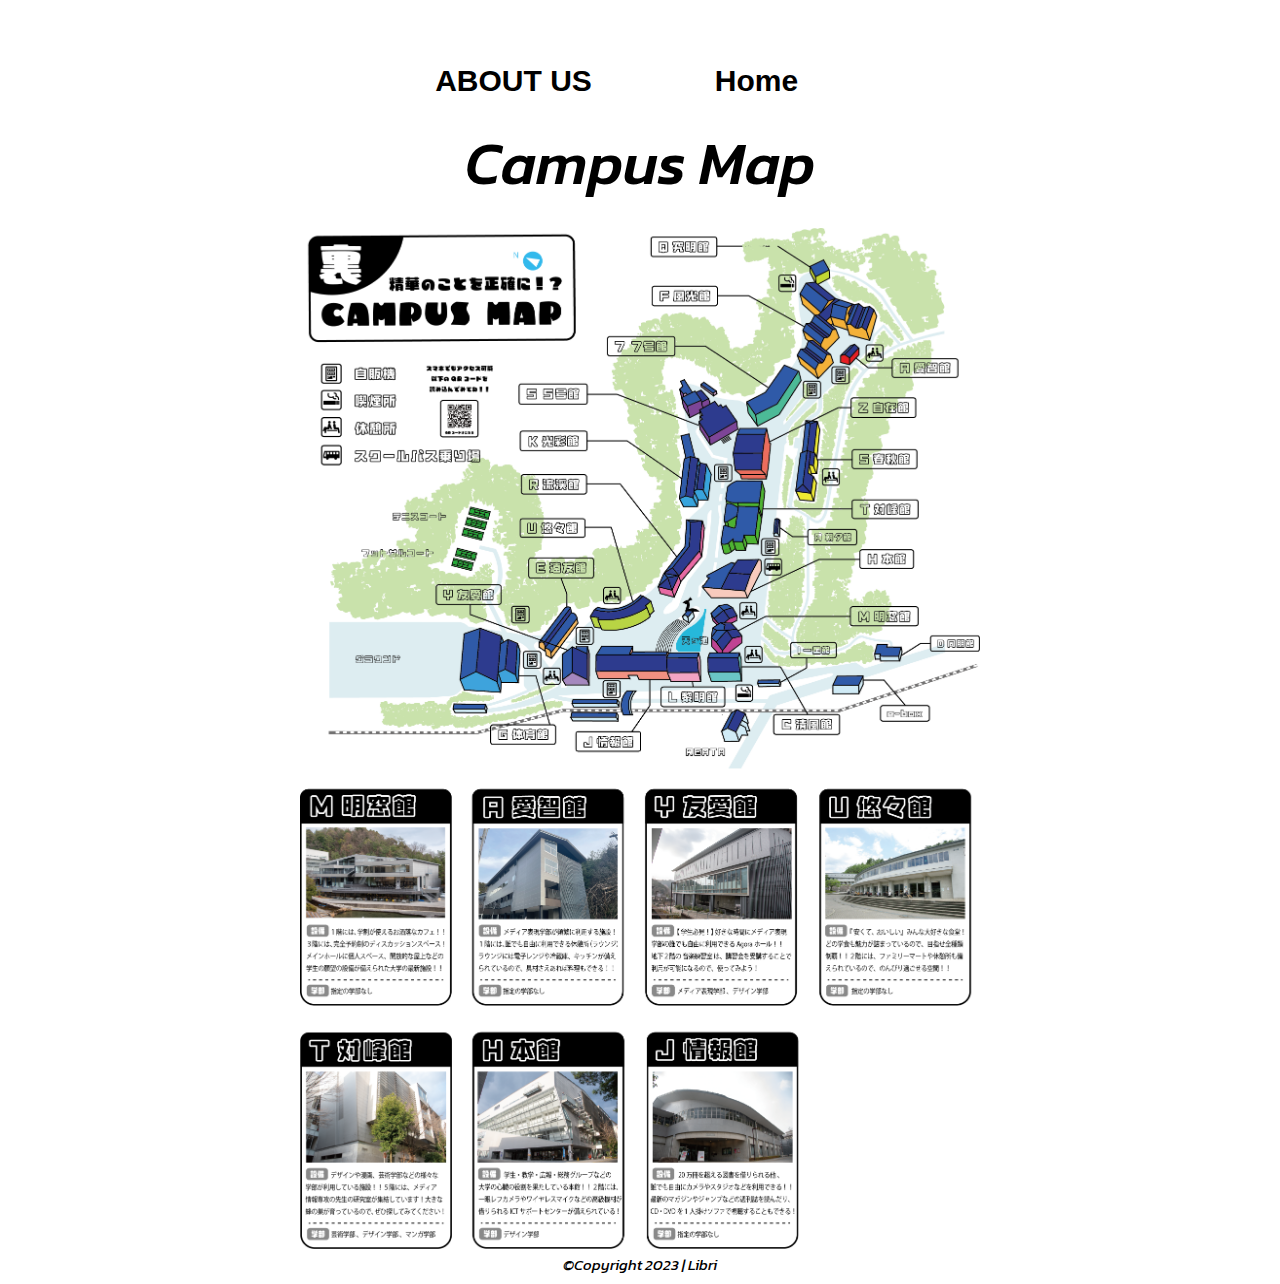
<file: map.html>
<!DOCTYPE html>
<html lang="ja">
<head>
	<meta charset="UTF-8">
	<link rel="apple-touch-icon-precomposed" sizes="152x152" href="./fabicon/152.png">
	<link rel="shortcut icon" href="./fabicon/icon.ico" type="image/vnd.microsoft.icon">
	<link rel="icon" href="./fabicon/icon.ico" type="image/vnd.microsoft.icon">
	<link rel="preconnect" href="https://fonts.googleapis.com">
	<link rel="preconnect" href="https://fonts.gstatic.com" crossorigin>
	<link href="https://fonts.googleapis.com/css2?family=Kanit:ital,wght@1,500&display=swap" rel="stylesheet">
	<link rel="stylesheet" href="./css/common.css?5">
	<meta name="viewport" content="minimum-scale=0.4">
	<title>Libri　京都精華大学広告研究会</title>
</head>
<body>
	<div class="container">
	<ul class="menu">
		<li><a href="./page2.html">ABOUT US</a></li>
		<li><a href="./index.html">Home</a></li>
	</ul>
	<strong class="maptitle">Campus Map</strong>
	<img src="./img/ura.png" alt="2023map" width="679.5px" height="1021.3px">
	<br>
	<small>©Copyright 2023 | Libri</title></small>
	</div>
</body>
</html>
</file>
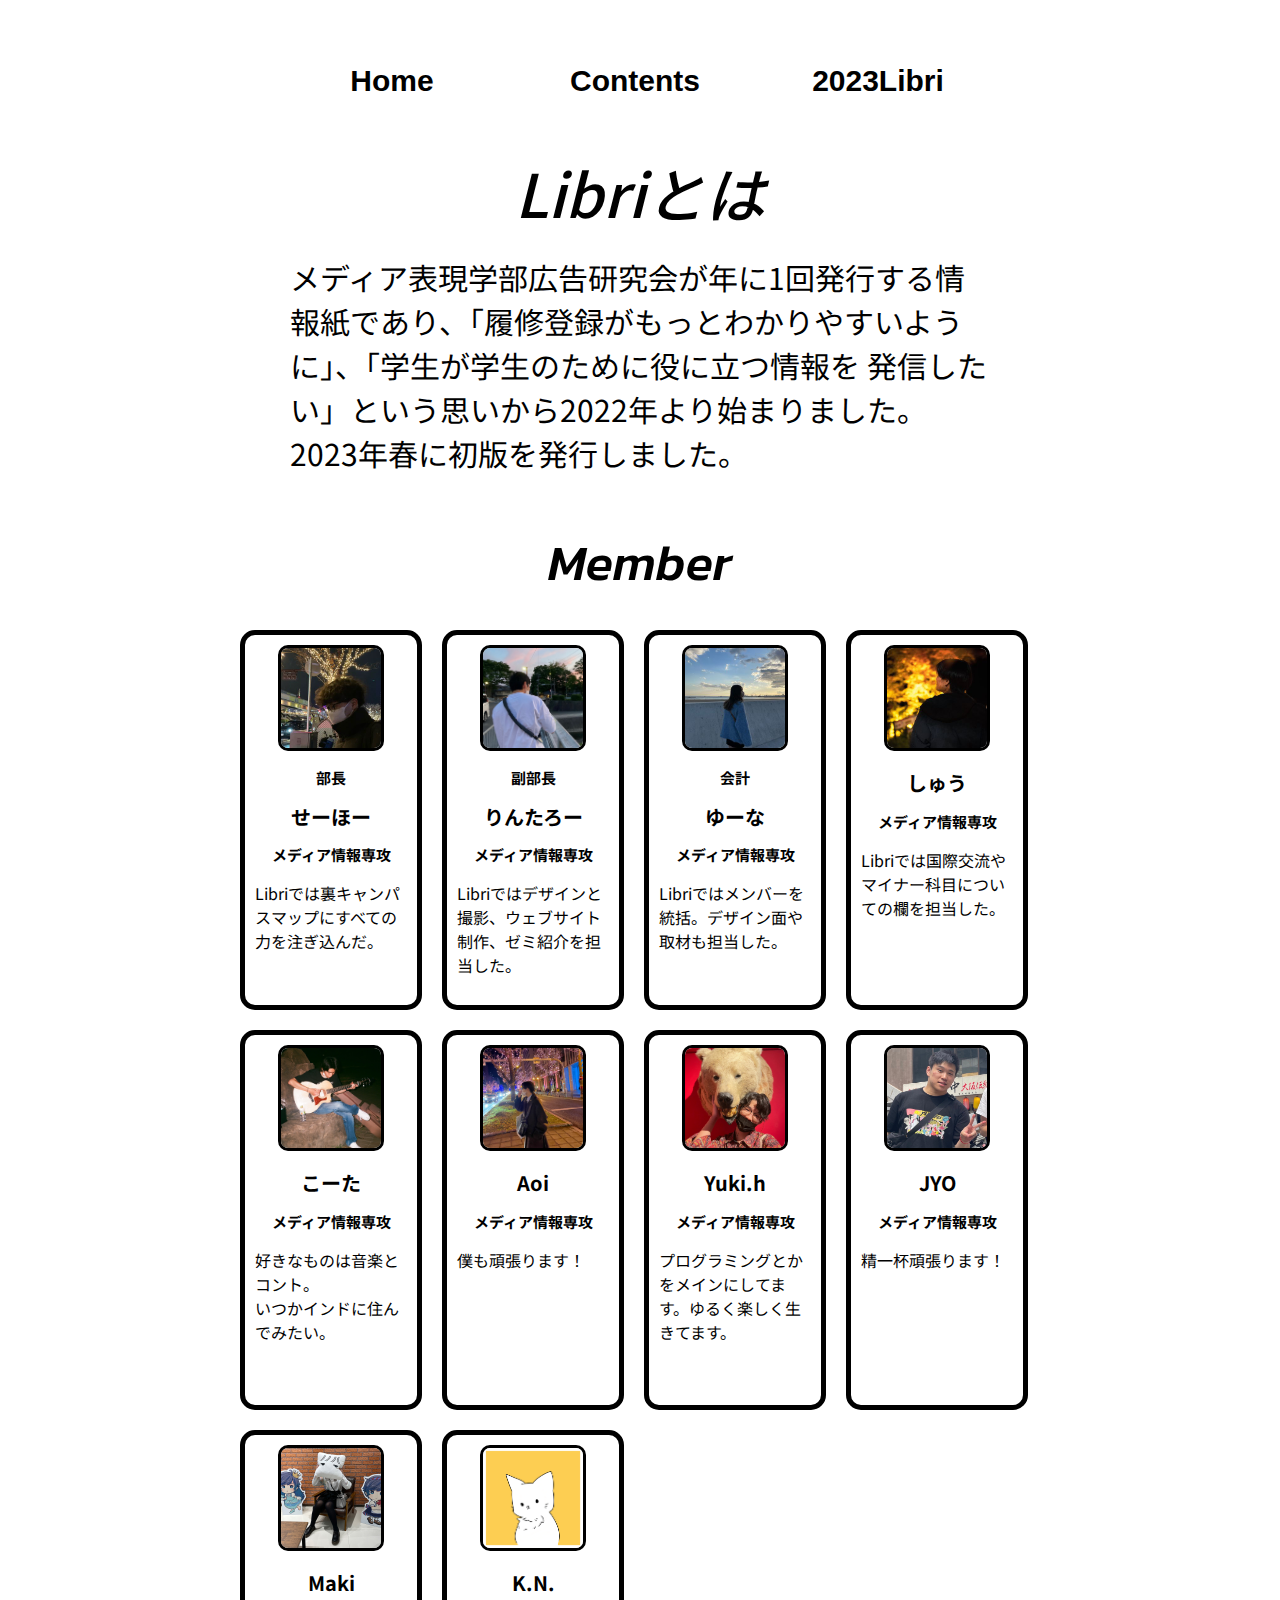
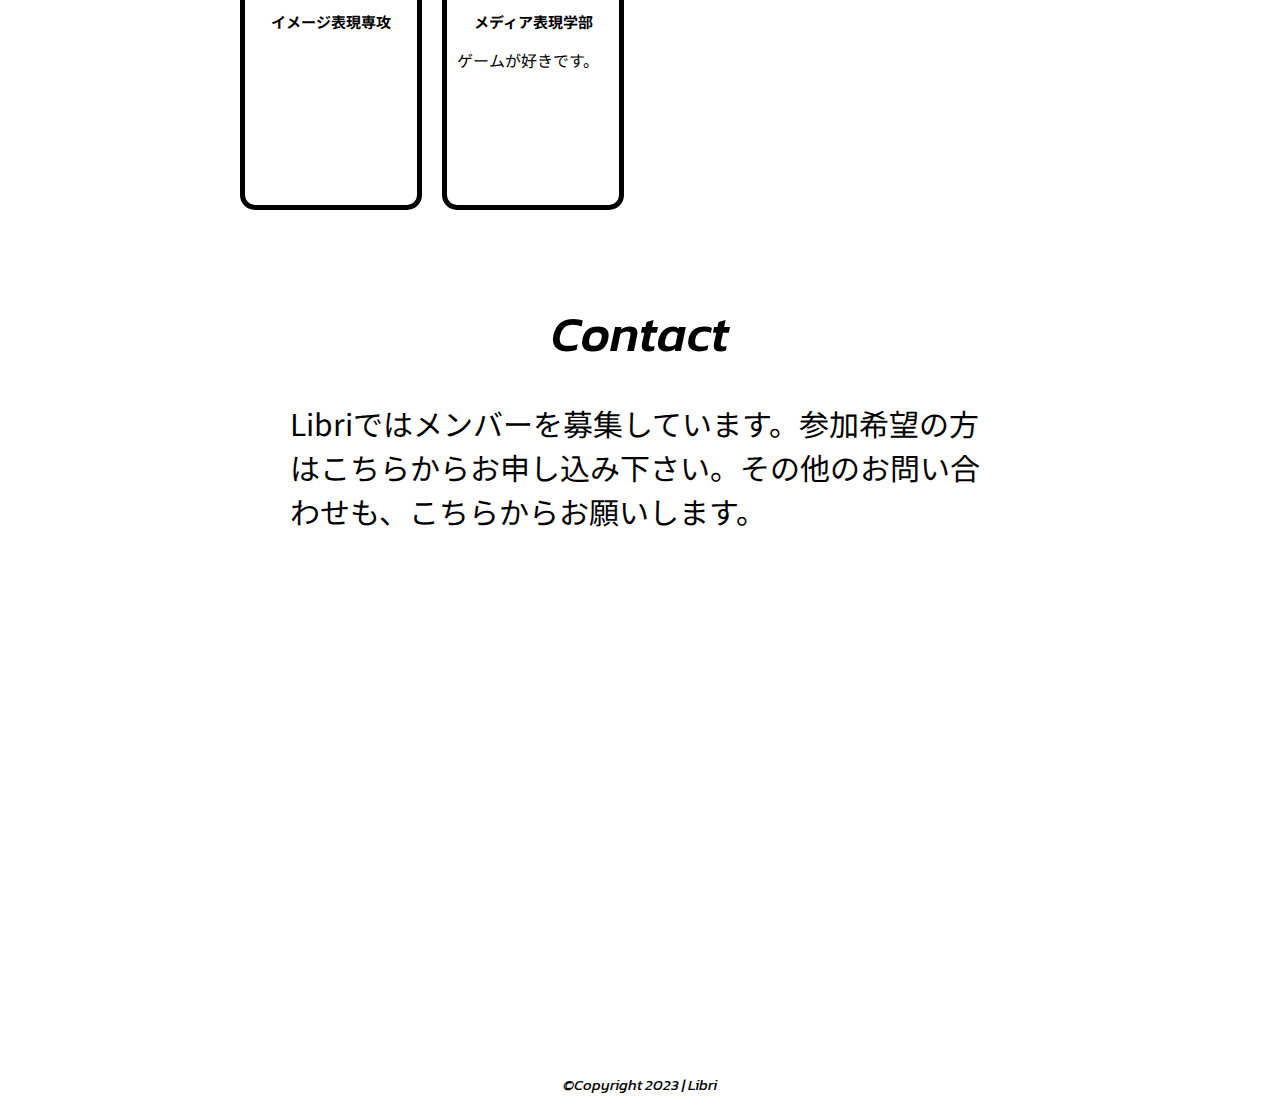
<file: page2.html>
<!DOCTYPE html>
<html lang="ja">

<head>
	<meta charset="UTF-8">
	<!-- <meta name=”viewport” content=”width=device-width,initial-scale=1″,″minimum-scale=0.5″,user-scalable=no> -->
	<meta name="viewport" content="width=device-width, initial-scale=0.485">
	<meta http-equiv="X-UA-Compatible" content="IE=edge">
	<link rel="apple-touch-icon-precomposed" sizes="152x152" href="./fabicon/152.png">
	<link rel="shortcut icon" href="./fabicon/icon.ico" type="image/vnd.microsoft.icon">
	<link rel="icon" href="./fabicon/icon.ico" type="image/vnd.microsoft.icon">
	<link rel="preconnect" href="https://fonts.googleapis.com">
	<link rel="preconnect" href="https://fonts.gstatic.com" crossorigin>
	<link rel="preconnect" href="https://fonts.googleapis.com">
	<link rel="preconnect" href="https://fonts.gstatic.com" crossorigin>
	<link href="https://fonts.googleapis.com/css2?family=Kanit:ital,wght@1,500&family=Noto+Sans+JP:wght@500&display=swap"
		rel="stylesheet">
	<link href="https://fonts.googleapis.com/css2?family=Kanit:ital,wght@1,500&display=swap" rel="stylesheet">
	<link rel="stylesheet" href="./css/common.css?5">
	<meta name="keywords" content="Libri,京都精華大学,京都精華大学広告研究会">
	<meta name="description" content="京都精華大学広告研究会Libriの紹介ページです">
	<title>京都精華大学広告研究会 Libri</title>
</head>

<body>
	<div class="container">
		<ul class="menu">
			<li><a href="./index.html">Home</a></li>
			<li><a href="./contents.html">Contents</a></li>
			<li><a href="https://libriwebsite.github.io/" target="_blank" rel="noopener noreferrer">2023Libri</a></li>
		</ul>
		<strong class="span">Libriとは</strong>
		<span>メディア表現学部広告研究会が年に1回発行する情報紙であり、「履修登録がもっとわかりやすいように」、「学生が学生のために役に立つ情報を
			発信したい」という思いから2022年より始まりました。<br>2023年春に初版を発行しました。
		</span>
		<span class="mem">Member</span>
		<div class="parent">
			<div class="child">
				<img src="./img/seihomurakami.jpg" alt="" width="100px" height="100px">
				<h2 class="gakubu">部長</h2>
				<h1>せーほー</h1>
				<h2 class="gakubu">メディア情報専攻</h2>
				<p>Libriでは裏キャンパスマップにすべての力を注ぎ込んだ。</p>
			</div>
			<div class="child">
				<img src="./img/rintarofujita.jpg" alt="" width="100px" height="100px">
				<h2 class="gakubu">副部長</h2>
				<h1>りんたろー</h1>
				<h2 class="gakubu">メディア情報専攻</h2>
				<p>Libriではデザインと撮影、ウェブサイト制作、ゼミ紹介を担当した。</p>
			</div>
			<div class="child">
				<img src="./img/yunauehigashi.jpg" alt="" width="100px" height="100px">
				<h2 class="gakubu">会計</h2>
				<h1>ゆーな</h1>
				<h2 class="gakubu">メディア情報専攻</h2>
				<p>Libriではメンバーを統括。デザイン面や取材も担当した。</p>
			</div>
			<div class="child">
				<img src="./img/shuuchida.jpg" alt="" width="100px" height="100px">
				<h1>しゅう</h1>
				<h2 class="gakubu">メディア情報専攻</h2>
				<p>Libriでは国際交流やマイナー科目についての欄を担当した。</p>
			</div>
			<div class="child">
				<img src="./img/kotayoshioka.jpg" alt="" width="100px" height="100px">
				<h1>こーた</h1>
				<h2 class="gakubu">メディア情報専攻</h2>
				<p>好きなものは音楽とコント。<br>いつかインドに住んでみたい。</p>
			</div>
			<div class="child">
				<img src="./img/kawasakiaoi.jpg" alt="" width="100px" height="100px">
				<h1>Aoi</h1>
				<h2 class="gakubu">メディア情報専攻</h2>
				<p>僕も頑張ります！</p>
			</div>
			<div class="child">
				<img src="./img/yukihirayama.jpg" alt="" width="100px" height="100px">
				<h1>Yuki.h</h1>
				<h2 class="gakubu">メディア情報専攻</h2>
				<p>プログラミングとかをメインにしてます。ゆるく楽しく生きてます。</p>
			</div>
			<div class="child">
				<img src="./img/jonosukenishimoto.jpg" alt="" width="100px" height="100px">
				<h1>JYO</h1>
				<h2 class="gakubu">メディア情報専攻</h2>
				<p>精一杯頑張ります！</p>
			</div>
			<div class="child">
				<img src="./img/makihiori.jpg" alt="" width="100px" height="100px">
				<h1>Maki</h1>
				<h2 class="gakubu">イメージ表現専攻</h2>
				<p></p>
			</div>
			<div class="child">
				<img src="./img/kurosuminao.png" alt="" width="100px" height="100px">
				<h1>K.N.</h1>
				<h2 class="gakubu">メディア表現学部</h2>
				<p>ゲームが好きです。</p>
			</div>

		</div>
		<br><br>
		<span class="mem">Contact</span>
		<span>Libriではメンバーを募集しています。参加希望の方はこちらからお申し込み下さい。その他のお問い合わせも、こちらからお願いします。
		</span>
		<br><br>
		<iframe
			src="https://docs.google.com/forms/d/e/1FAIpQLSftYkYxiCHxV_B3Tmo6xULGgOYvXGZfBSLvdfejIBPRwg2lJQ/viewform?embedded=true"
			width="640" height="500" frameborder="0" marginheight="0" marginwidth="0">読み込んでいます…</iframe>
	
		<br><br><small>©Copyright 2023 | Libri</title></small>
	</div>
</body>

</html>
</file>
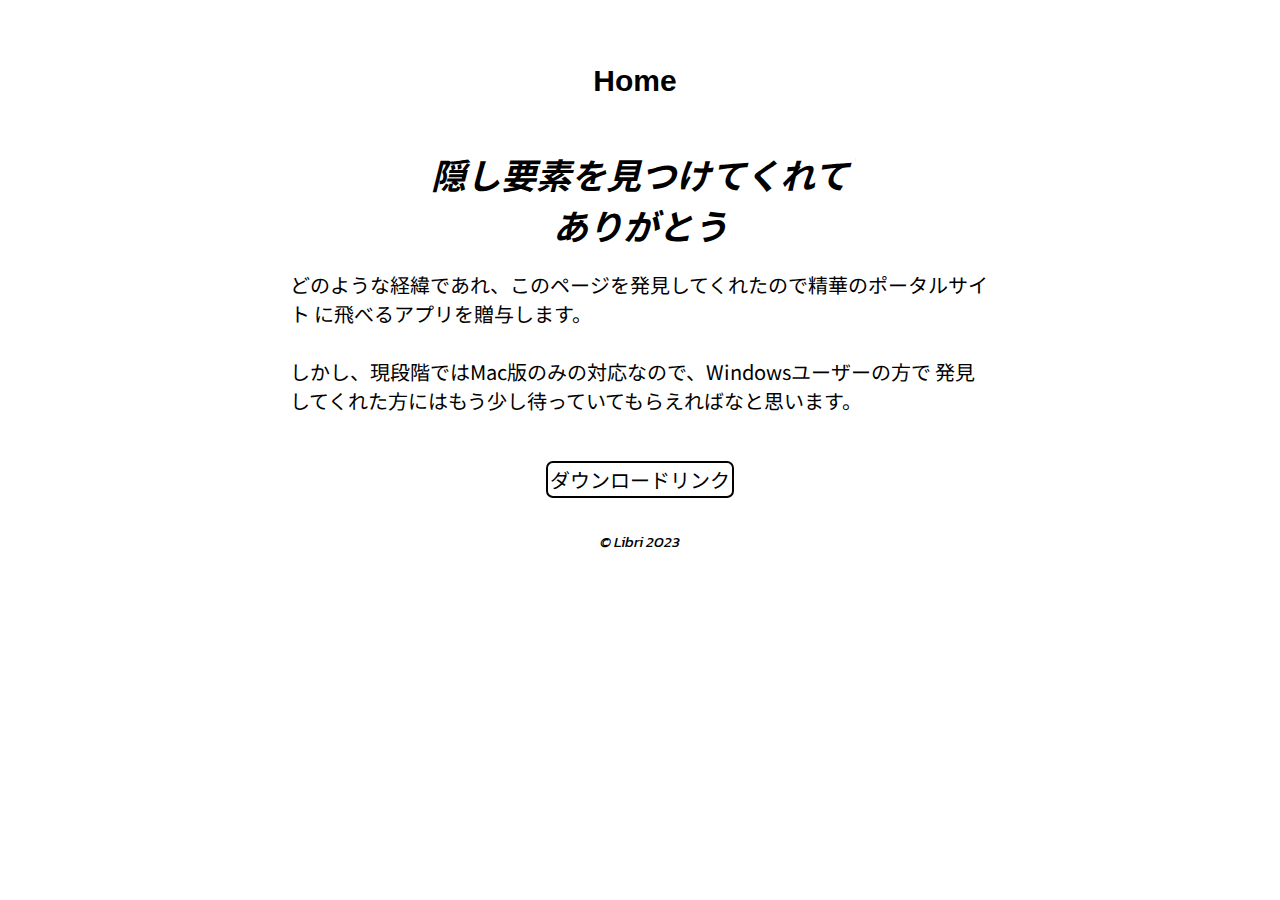
<file: secret.html>
<!DOCTYPE html>
<html lang="ja">
<head>
	<meta charset="UTF-8">
	<link rel="apple-touch-icon-precomposed" sizes="152x152" href="./fabicon/152.png">
	<link rel="shortcut icon" href="./fabicon/icon.ico" type="image/vnd.microsoft.icon">
	<link rel="icon" href="./fabicon/icon.ico" type="image/vnd.microsoft.icon">
	<link rel="preconnect" href="https://fonts.googleapis.com">
	<link rel="preconnect" href="https://fonts.gstatic.com" crossorigin>
	<link rel="preconnect" href="https://fonts.googleapis.com">
	<link rel="preconnect" href="https://fonts.gstatic.com" crossorigin>
	<link href="https://fonts.googleapis.com/css2?family=Kanit:ital,wght@1,500&family=Noto+Sans+JP:wght@500&display=swap" rel="stylesheet"><link href="https://fonts.googleapis.com/css2?family=Kanit:ital,wght@1,500&display=swap" rel="stylesheet">
	<link rel="stylesheet" href="./css/common.css?3">
	<title>Libri-KyotoSeika</title>
</head>
<body>
	<div class="container">
	<ul class="menu">
		<li><a href="./index.html">Home</a></li>
	</ul>
	<strong class="span1">隠し要素を見つけてくれて<br>ありがとう</strong>
	<span class="span2">どのような経緯であれ、このページを発見してくれたので精華のポータルサイト
		に飛べるアプリを贈与します。
		<br>
		<br>しかし、現段階ではMac版のみの対応なので、Windowsユーザーの方で
		発見してくれた方にはもう少し待っていてもらえればなと思います。
	</span>
	<span class="s"><a href="https://github.com/RintaroFujtia/Seika_Web_Jump_App/blob/main/SeikaWeb.app.zip" class="link" target="_blank" rel="noopener noreferrer">ダウンロードリンク</a></span>
</body>
<br><br>
<br><small>© Libri 2023</small>
</div>
</body>
</html>
</file>
<file: css/common.css>
.top {
  text-align: center;
  color: black;
  font-weight: 500;
  font-size: 150px;
  font-family: "Kanit", sans-serif;
  font-style: italic;
}
.container {
  margin: 0 auto;
  width: 800px;
  text-align: center;
}

.menu {
  list-style: none;
  font-family: helvetica;
  font-weight: bold;
  font-size: 0;
  margin-top: 64px;
  margin-left: -50px;
}

.menu li {
  display: inline-block;
  font-size: 30px;
  width: 30%;
  text-align: center;
}

.menu a {
  text-decoration: none;
  color: #000;
  transition: 0.2s ease-in-out;
}

.menu a::before {
  content: "";
  position: absolute;
  display: block;
  transition: 0.2s ease-in-out;
}

.menu a:hover {
  color: rgb(219, 219, 219);
}

.title {
  text-align: center;
  color: black;
  font-size: 70px;
  font-family: "Kanit", sans-serif;
  font-style: italic;
  margin-top: 80px;
}

strong,
span {
  display: inline-block;
  width: 700px;
  color: black;
  text-align: left;
}
span {
  font-family: "Kanit", sans-serif;
  font-family: "Noto Sans JP", sans-serif;
  font-size: 30px;
}

.libri {
  border-radius: 30px;
}

.smooth {
  animation-name: smoothAnime;
  animation-duration: 1s;
  animation-fill-mode: forwards;
  transform-origin: left;
  opacity: 0;
  text-decoration: none;
  color: black;
  font-family: Helvetica;
  font-weight: 600;
}

@keyframes smoothAnime {
  from {
    transform: translate3d(0, 100%, 0) skewY(12deg);
    opacity: 0;
  }

  to {
    transform: translate3d(0, 0, 0) skewY(0);
    opacity: 1;
  }
}
.title {
  animation-name: fadeInAnime;
  animation-duration: 1s;
  animation-fill-mode: forwards;
  opacity: 0;
}

@keyframes fadeInAnime {
  from {
    opacity: 0;
  }

  to {
    opacity: 1;
  }
}

strong {
  font-size: 60px;
  text-align: center;
  color: black;
  font-weight: 500;
  font-family: "Kanit", sans-serif;
  font-style: italic;
  margin: 20px;
}

.span {
  font-family: "Kanit", sans-serif;
  font-family: "Noto Sans JP", sans-serif;
  margin-top: 50px;
}

.top {
  animation: popup 1s cubic-bezier(0.22, 1, 0.36, 1) 1 forwards;
}

@keyframes popup {
  0% {
    transform: translateY(40px) scale(0.3);
    opacity: 0;
  }
  100% {
    transform: translateY(0) scale(1);
  }
  80%,
  100% {
    opacity: 1;
  }
}

.parent {
  display: flex;
  /* justify-content: space-around; */
  gap: 20px;
  flex-wrap: wrap;
  align-content: flex-start;
}

.child {
  border: black solid 5px;
  padding: 10px;
  width: 19%;
  height: 350px;
  border-radius: 15px;
}

.mem {
  text-align: center;
  color: black;
  font-weight: 500;
  font-size: 50px;
  font-family: "Kanit", sans-serif;
  font-style: italic;
  margin-top: 50px;
  margin-bottom: 30px;
}

h1 {
  font-size: 20px;
  font-family: "Kanit", sans-serif;
  font-family: "Noto Sans JP", sans-serif;
}

p {
  font-family: "Kanit", sans-serif;
  font-family: "Noto Sans JP", sans-serif;
  font-weight: 400;
  text-align: left;
}

small {
  text-align: center;
  color: black;
  font-size: 15px;
  font-family: "Kanit", sans-serif;
  font-style: italic;
}

.child img {
  border: #000 solid 3px;
  border-radius: 10px;
}

.span1 {
  font-family: "Kanit", sans-serif;
  font-family: "Noto Sans JP", sans-serif;
  margin-top: 50px;
  font-size: 35px;
  font-weight: 700;
}

.gakubu {
  font-family: "Kanit", sans-serif;
  font-family: "Noto Sans JP", sans-serif;
  font-size: 15px;
}

.s {
  font-family: "Kanit", sans-serif;
  font-family: "Noto Sans JP", sans-serif;
  margin-top: 50px;
  font-size: 20px;
  text-align: center;
}

.link {
  text-decoration: none;
  color: black;
  border: black solid 2px;
  border-radius: 7px;
  padding: 2px;
}

.span2 {
  text-align: left;
  font-size: 20px;
  font-family: "Kanit", sans-serif;
  font-family: "Noto Sans JP", sans-serif;
}

.link1 {
  text-decoration: none;
  color: white;
}

.articlechild {
  padding: 30px;
  width: 250px;
  height: auto;
}

.articlechild img {
  border: #000 solid 3px;
  border-radius: 10px;
  width: 250px;
  height: auto;
}

.articleparent {
  display: flex;
  gap: 20px;
  flex-wrap: wrap;
  align-content: flex-start;
  text-align: center;
  justify-content: flex-start;
  padding-left: 60px;
}
</file>
